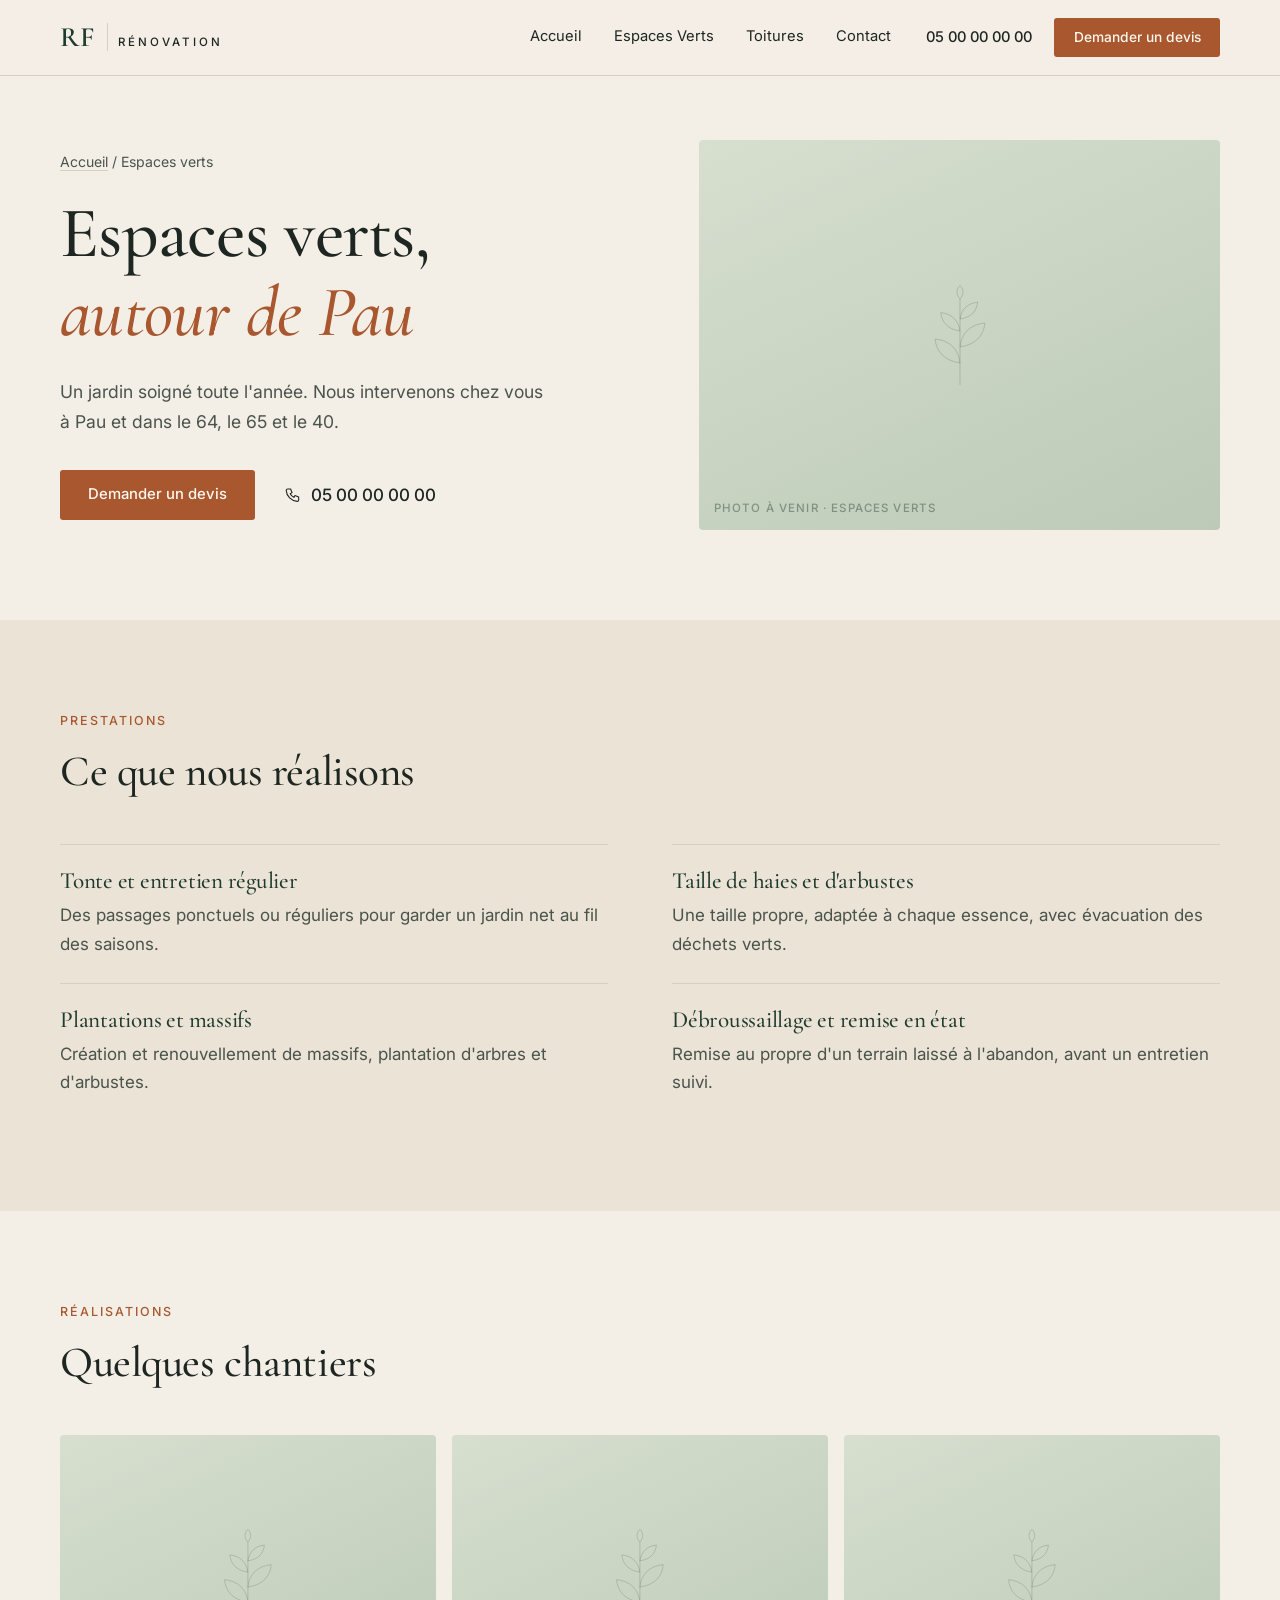
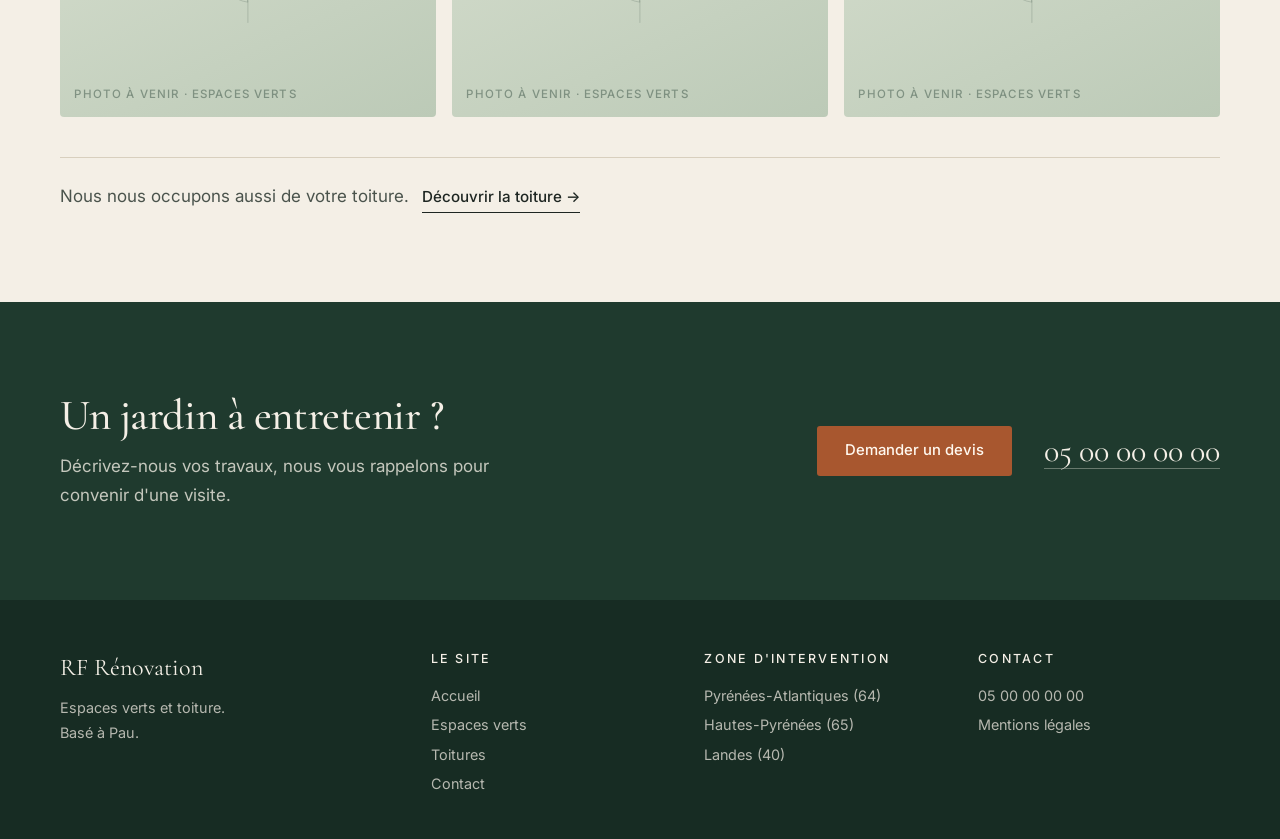
<file: services/espaces-verts.html>
<!DOCTYPE html>
<html lang="fr">
<head>
  <meta charset="UTF-8">
  <meta name="viewport" content="width=device-width, initial-scale=1">
  <title>Travaux d'espaces verts | RF Rénovation</title>
  <meta name="description" content="Travaux d'espaces verts à Pau et alentours (64, 65, 40).">
  <link rel="preconnect" href="https://fonts.googleapis.com">
  <link rel="preconnect" href="https://fonts.gstatic.com" crossorigin>
  <link href="https://fonts.googleapis.com/css2?family=Cormorant+Garamond:wght@400;500;600&family=Inter:wght@300;400;500&display=swap" rel="stylesheet">
  <link rel="stylesheet" href="../css/style.css">
</head>
<body>
  <header class="site-header">
    <a class="logo" href="../index.html"><span class="logo-mark">RF</span><span class="logo-name">Rénovation</span></a>
    <button class="nav-toggle" aria-label="Ouvrir le menu" aria-expanded="false" aria-controls="menu"></button>
    <nav id="menu" aria-label="Navigation principale">
      <a href="../index.html">Accueil</a>
      <a href="espaces-verts.html">Espaces Verts</a>
      <a href="toitures.html">Toitures</a>
      <a href="../contact.html">Contact</a>
    </nav>
    <div class="header-cta">
      <a class="header-tel" href="tel:+33500000000">05 00 00 00 00</a>
      <a class="btn btn-primary btn-sm" href="../contact.html#espaces-verts">Demander un devis</a>
    </div>
  </header>

  <main>
    <svg width="0" height="0" style="position:absolute" aria-hidden="true"><defs>
    <symbol id="i-leaf" viewBox="0 0 200 260"><path d="M100 255V40"/><path d="M100 200c-40-6-60-30-62-60 36 4 58 24 62 60z"/><path d="M100 160c40-6 60-30 62-60-36 4-58 24-62 60z"/><path d="M100 120c-30-4-46-22-48-46 28 3 44 20 48 46z"/><path d="M100 90c28-4 42-20 44-42-26 3-40 18-44 42z"/><path d="M100 40c-10-10-10-24 0-34 10 10 10 24 0 34z"/></symbol>
    <symbol id="i-roof" viewBox="0 0 240 200"><path d="M10 110L120 20l110 90"/><path d="M30 110v80h180v-80"/><path d="M40 88h160M62 66h116M84 44h72"/><path d="M80 110v80M120 110v80M160 110v80"/></symbol>
    <symbol id="i-team" viewBox="0 0 48 48"><circle cx="17" cy="16" r="6"/><path d="M5 40c0-7 5-12 12-12s12 5 12 12"/><circle cx="34" cy="19" r="5"/><path d="M33 29c6 0 10 4 10 11"/></symbol>
    <symbol id="i-phone" viewBox="0 0 24 24"><path d="M5 4h4l2 5-2.5 1.5a11 11 0 005 5L15 13l5 2v4a2 2 0 01-2 2A16 16 0 013 6a2 2 0 012-2z"/></symbol>
  </defs></svg>

    <section class="hero page-hero">
      <div class="container hero-grid">
        <div class="hero-text">
          <p class="crumbs"><a href="../index.html">Accueil</a> <span aria-hidden="true">/</span> Espaces verts</p>
          <h1>Espaces verts, <em>autour de Pau</em></h1>
          <p class="lead">Un jardin soigné toute l'année. Nous intervenons chez vous à Pau et dans le 64, le 65 et le 40.</p>
          <div class="cta-row">
            <a class="btn btn-primary" href="../contact.html#espaces-verts">Demander un devis</a>
            <a class="tel-link" href="tel:+33500000000"><svg class="ico" aria-hidden="true"><use href="#i-phone"/></svg>05 00 00 00 00</a>
          </div>
        </div>
        <figure class="photo photo-garden page-hero-photo"><svg aria-hidden="true"><use href="#i-leaf"/></svg><figcaption>Photo à venir · espaces verts</figcaption></figure>
      </div>
    </section>

    <section class="section section-tint">
      <div class="container">
        <header class="section-head">
          <p class="eyebrow">Prestations</p>
          <h2>Ce que nous réalisons</h2>
        </header>
        <ul class="presta presta-garden"><li><h3>Tonte et entretien régulier</h3><p>Des passages ponctuels ou réguliers pour garder un jardin net au fil des saisons.</p></li><li><h3>Taille de haies et d'arbustes</h3><p>Une taille propre, adaptée à chaque essence, avec évacuation des déchets verts.</p></li><li><h3>Plantations et massifs</h3><p>Création et renouvellement de massifs, plantation d'arbres et d'arbustes.</p></li><li><h3>Débroussaillage et remise en état</h3><p>Remise au propre d'un terrain laissé à l'abandon, avant un entretien suivi.</p></li></ul>
      </div>
    </section>

    <section class="section">
      <div class="container">
        <header class="section-head">
          <p class="eyebrow">Réalisations</p>
          <h2>Quelques chantiers</h2>
        </header>
        <div class="gallery"><figure class="photo photo-garden "><svg aria-hidden="true"><use href="#i-leaf"/></svg><figcaption>Photo à venir · espaces verts</figcaption></figure><figure class="photo photo-garden "><svg aria-hidden="true"><use href="#i-leaf"/></svg><figcaption>Photo à venir · espaces verts</figcaption></figure><figure class="photo photo-garden "><svg aria-hidden="true"><use href="#i-leaf"/></svg><figcaption>Photo à venir · espaces verts</figcaption></figure></div>
        <p class="also">Nous nous occupons aussi de votre toiture. <a class="link" href="toitures.html">Découvrir la toiture <span aria-hidden="true">→</span></a></p>
      </div>
    </section>

    <section class="contact-band cta-band">
      <div class="container cta-band-inner">
        <div>
          <h2>Un jardin à entretenir ?</h2>
          <p>Décrivez-nous vos travaux, nous vous rappelons pour convenir d'une visite.</p>
        </div>
        <div class="cta-band-actions">
          <a class="btn btn-primary" href="../contact.html#espaces-verts">Demander un devis</a>
          <a class="contact-tel" href="tel:+33500000000">05 00 00 00 00</a>
        </div>
      </div>
    </section>
  </main>

  <footer class="site-footer">
    <div class="container footer-grid">
      <div>
        <p class="footer-logo">RF Rénovation</p>
        <p>Espaces verts et toiture.<br>Basé à Pau.</p>
      </div>
      <div>
        <p class="footer-title">Le site</p>
        <ul>
          <li><a href="../index.html">Accueil</a></li>
          <li><a href="espaces-verts.html">Espaces verts</a></li>
          <li><a href="toitures.html">Toitures</a></li>
          <li><a href="../contact.html">Contact</a></li>
        </ul>
      </div>
      <div>
        <p class="footer-title">Zone d'intervention</p>
        <ul>
          <li>Pyrénées-Atlantiques (64)</li>
          <li>Hautes-Pyrénées (65)</li>
          <li>Landes (40)</li>
        </ul>
      </div>
      <div>
        <p class="footer-title">Contact</p>
        <ul>
          <li><a href="tel:+33500000000">05 00 00 00 00</a></li>
          <li><a href="../mentions-legales.html">Mentions légales</a></li>
        </ul>
      </div>
    </div>
  </footer>
  <div class="mobile-bar">
    <a href="tel:+33500000000">Appeler</a>
    <a href="../contact.html#espaces-verts" class="mb-primary">Demander un devis</a>
  </div>
  <script src="../js/main.js"></script>
</body>
</html>
</file>
<file: css/style.css>
/* RF Rénovation
   Mise en page : fond clair et chaud, les photos portent la page, la couleur reste en accent. */
:root {
  --paper:#f4efe6; --paper-2:#ebe4d6; --card:#fbf8f2; --line:#d8cfbe;
  --ink:#1e2622; --muted:#5a635c;
  --forest:#1f3a2e; --forest-d:#172c23; --terra:#a8572f; --terra-d:#8e4725;
  --garden-1:#d7dfcf; --garden-2:#bccab7; --roof-1:#ead8c9; --roof-2:#dcc0aa;
  --serif:"Cormorant Garamond",Georgia,"Times New Roman",serif;
  --sans:Inter,system-ui,-apple-system,"Segoe UI",sans-serif;
  --header-h:76px;
}
* { box-sizing:border-box; }
html { scroll-behavior:smooth; scroll-padding-top:calc(var(--header-h) + 1rem); }
body { margin:0; background:var(--paper); color:var(--ink); font-family:var(--sans); font-weight:400; font-size:1rem; line-height:1.7; -webkit-font-smoothing:antialiased; }
.container { width:min(1160px,100% - 3rem); margin-inline:auto; }
h1,h2,h3 { font-family:var(--serif); font-weight:500; line-height:1.1; margin:0; letter-spacing:-.01em; text-wrap:balance; }
h1 { font-size:clamp(2.6rem,5.6vw,4.5rem); }
h2 { font-size:clamp(1.9rem,3.4vw,2.7rem); }
h3 { font-size:1.55rem; }
p { margin:0; }
em { font-style:italic; color:var(--terra); }
a { color:inherit; }
:focus-visible { outline:2px solid var(--terra); outline-offset:3px; }
.eyebrow { font-size:.72rem; font-weight:500; letter-spacing:.2em; text-transform:uppercase; color:var(--terra); margin-bottom:1.1rem; }

/* En-tête */
.site-header { position:sticky; top:0; z-index:20; height:var(--header-h); display:flex; align-items:center; gap:2.2rem; padding:0 max(1.5rem,calc((100% - 1160px)/2)); background:rgba(244,239,230,.94); backdrop-filter:blur(8px); border-bottom:1px solid var(--line); }
.logo { display:flex; align-items:baseline; gap:.65rem; text-decoration:none; }
.logo-mark { font-family:var(--serif); font-size:1.75rem; font-weight:600; letter-spacing:.04em; color:var(--forest); border-right:1px solid var(--line); padding-right:.65rem; line-height:1; }
.logo-name { font-size:.68rem; font-weight:500; letter-spacing:.26em; text-transform:uppercase; }
nav { display:flex; gap:2rem; align-items:center; margin-left:auto; }
nav a { text-decoration:none; font-size:.92rem; color:var(--ink); padding:.4rem 0; border-bottom:1px solid transparent; transition:color .2s,border-color .2s; }
nav a:hover { color:var(--terra); border-color:var(--terra); }
.header-cta { display:flex; align-items:center; gap:1.4rem; }
.header-tel { font-size:.92rem; font-weight:500; text-decoration:none; white-space:nowrap; }
.header-tel:hover { color:var(--terra); }
.nav-toggle { display:none; margin-left:auto; width:28px; height:18px; padding:0; border:0; cursor:pointer;
  background:linear-gradient(var(--ink),var(--ink)) top/100% 1.5px no-repeat, linear-gradient(var(--ink),var(--ink)) center/100% 1.5px no-repeat, linear-gradient(var(--ink),var(--ink)) bottom/100% 1.5px no-repeat; }
@media (max-width:1040px) { .header-tel { display:none; } }
@media (max-width:820px) {
  :root { --header-h:64px; }
  .nav-toggle { display:block; }
  .header-cta { display:none; }
  nav { display:none; position:absolute; top:100%; left:0; right:0; margin:0; flex-direction:column; align-items:stretch; gap:0; background:var(--paper); padding:.3rem 1.5rem 1rem; border-bottom:1px solid var(--line); }
  nav.open { display:flex; }
  nav a { display:block; padding:.85rem 0; border-bottom:1px solid var(--line); }
}

/* Boutons et liens */
.btn { display:inline-block; padding:.95rem 1.7rem; font:500 .93rem/1.2 var(--sans); text-align:center; text-decoration:none; border:1px solid transparent; border-radius:3px; cursor:pointer; transition:background .2s,color .2s,border-color .2s; }
.btn-primary { background:var(--terra); color:#fff8ef; }
.btn-primary:hover { background:var(--terra-d); }
.btn-sm { padding:.65rem 1.15rem; font-size:.86rem; }
.tel-link { display:inline-flex; align-items:center; gap:.55rem; font-weight:500; text-decoration:none; white-space:nowrap; }
.tel-link:hover { color:var(--terra); }
.ico { width:1.1rem; height:1.1rem; fill:none; stroke:currentColor; stroke-width:1.5; stroke-linejoin:round; }
.link { display:inline-block; font-weight:500; font-size:.95rem; text-decoration:none; border-bottom:1px solid currentColor; padding-bottom:2px; }
.link span { display:inline-block; transition:transform .25s; }
.link:hover span { transform:translateX(4px); }

/* Emplacements photo : un <img> placé dans la figure recouvre le visuel provisoire */
.photo { position:relative; margin:0; overflow:hidden; border-radius:4px; display:grid; place-items:center; background:linear-gradient(155deg,var(--garden-1),var(--garden-2)); color:rgba(31,58,46,.42); }
.photo-roof { background:linear-gradient(155deg,var(--roof-1),var(--roof-2)); color:rgba(142,71,37,.5); }
.photo > svg { width:clamp(44px,26%,104px); aspect-ratio:1; fill:none; stroke:currentColor; stroke-width:1.1; }
.photo figcaption { position:absolute; left:.9rem; bottom:.75rem; right:.9rem; font-size:.64rem; font-weight:500; letter-spacing:.14em; text-transform:uppercase; }
.photo img { position:absolute; inset:0; width:100%; height:100%; object-fit:cover; transition:transform .6s; }

/* Hero */
.hero { padding:clamp(2.2rem,5vw,4.5rem) 0 clamp(3.5rem,7vw,6rem); }
.hero-grid { display:grid; grid-template-columns:1.05fr .95fr; gap:clamp(2rem,5vw,5rem); align-items:center; }
.hero-text { min-width:0; }
.lead { font-size:1.1rem; color:var(--muted); max-width:31rem; margin-top:1.5rem; }
.cta-row { display:flex; flex-wrap:wrap; align-items:center; gap:1.1rem 1.8rem; margin-top:2.1rem; }
.assure { list-style:none; display:flex; flex-wrap:wrap; gap:.6rem 1.3rem; margin:2.4rem 0 0; padding:1.4rem 0 0; border-top:1px solid var(--line); font-size:.88rem; color:var(--muted); }
.assure li { display:flex; align-items:center; gap:.6rem; }
.assure li::before { content:""; width:.62rem; height:.34rem; border-left:1.5px solid var(--forest); border-bottom:1.5px solid var(--forest); transform:rotate(-45deg) translateY(-2px); }
.hero-photos { position:relative; padding:0 0 11% 15%; }
.hero-main { aspect-ratio:4/5; }
.hero-main figcaption { bottom:auto; top:.85rem; left:1rem; }
.eyebrow-short { display:none; }
.hero-second { position:absolute; left:0; bottom:0; width:45%; aspect-ratio:1; border:8px solid var(--paper); border-radius:8px; }
.stamp { position:absolute; right:-.9rem; top:-1.6rem; width:clamp(92px,10vw,124px); color:var(--forest); animation:spin 60s linear infinite; }
.stamp-bg { fill:var(--paper); }
.stamp-rf { font-family:var(--serif); font-weight:600; }
@keyframes spin { to { transform:rotate(360deg); } }
@media (max-width:820px) {
  .hero-grid { grid-template-columns:1fr; }
  .hero-photos { padding:0 0 9% 12%; margin-top:.5rem; }
  .hero-main { aspect-ratio:5/4; }
  .hero-second { width:38%; border-width:6px; }
  .stamp { right:.6rem; top:-1.4rem; }
  .hero .cta-row { display:none; }
  .eyebrow-long { display:none; }
  .eyebrow-short { display:inline; }
  .assure { margin-top:1.6rem; padding-top:1.1rem; gap:.4rem 1.3rem; }
  .hero-photos { margin-top:.2rem; }
}

/* Sections */
.section { padding:clamp(3.5rem,7vw,6rem) 0; }
.section-tint { background:var(--paper-2); }
.section-head { margin-bottom:clamp(1.8rem,4vw,3rem); max-width:44rem; }
.section-head-row { display:flex; flex-wrap:wrap; align-items:flex-end; justify-content:space-between; gap:1.2rem 2rem; max-width:none; }

/* Services */
.services { display:grid; grid-template-columns:1fr 1fr; gap:clamp(1.8rem,4vw,3.5rem); }
.service { display:flex; flex-direction:column; align-items:flex-start; min-width:0; }
.service-photo { display:block; width:100%; margin-bottom:1.5rem; }
.service-photo .photo { aspect-ratio:3/2; }
.service:hover .photo img { transform:scale(1.04); }
.service > p { color:var(--muted); margin-top:.7rem; max-width:32rem; }
.ticks { list-style:none; display:grid; grid-template-columns:1fr 1fr; gap:.45rem 1.5rem; width:100%; margin:1.3rem 0 1.6rem; padding:1.2rem 0 0; border-top:1px solid var(--line); font-size:.93rem; }
.ticks li { display:flex; gap:.6rem; }
.ticks li::before { content:""; flex:none; width:.9rem; height:1px; margin-top:.85em; background:currentColor; }
.service-garden .ticks li::before, .service-garden .link { color:var(--forest); }
.service-roof .ticks li::before, .service-roof .link { color:var(--terra); }
@media (max-width:820px) { .services { grid-template-columns:1fr; gap:3rem; } }
@media (max-width:460px) { .ticks { grid-template-columns:1fr; } }

/* Réalisations */
.filters { display:flex; flex-wrap:wrap; gap:.5rem; }
.chip { padding:.5rem 1rem; font:500 .85rem/1.2 var(--sans); color:var(--ink); background:transparent; border:1px solid var(--line); border-radius:999px; cursor:pointer; transition:background .2s,color .2s,border-color .2s; }
.chip:hover { border-color:var(--forest); }
.chip[aria-pressed="true"] { background:var(--forest); border-color:var(--forest); color:var(--paper); }
.gallery { display:grid; grid-template-columns:repeat(3,1fr); gap:1rem; }
.gallery .photo { aspect-ratio:4/3; }
.gallery .photo[hidden] { display:none; }
@media (max-width:700px) { .gallery { grid-template-columns:1fr 1fr; gap:.7rem; } }

/* Déroulement */
.steps { list-style:none; margin:0; padding:0; display:grid; grid-template-columns:repeat(4,1fr); gap:2rem; }
.steps li { padding-top:1.3rem; border-top:1px solid var(--ink); }
.step-num { display:block; font-family:var(--serif); font-size:1.5rem; line-height:1; color:var(--terra); margin-bottom:1rem; }
.steps h3 { font-size:1.35rem; margin-bottom:.5rem; }
.steps p { color:var(--muted); font-size:.95rem; }
@media (max-width:900px) { .steps { grid-template-columns:1fr 1fr; } }
@media (max-width:460px) { .steps { grid-template-columns:1fr; gap:1.6rem; } }

/* Entreprise locale et zone */
.about { display:grid; grid-template-columns:.9fr 1.1fr; gap:clamp(2rem,6vw,5rem); align-items:center; }
.about-photo { aspect-ratio:4/3; }
.about-text { color:var(--muted); margin-top:1.2rem; max-width:32rem; }
.zone-list { list-style:none; margin:1.8rem 0 0; padding:0; display:grid; grid-template-columns:repeat(3,1fr); gap:1rem; }
.zone-list li { padding-top:.9rem; border-top:1px solid var(--line); font-size:.9rem; color:var(--muted); }
.zone-list span { display:block; font-family:var(--serif); font-size:2.1rem; line-height:1.1; color:var(--forest); }
@media (max-width:820px) { .about { grid-template-columns:1fr; } }

/* Contact */
.contact-band { background:var(--forest); color:var(--paper); padding:clamp(3.5rem,7vw,6rem) 0; }
.contact-grid { display:grid; grid-template-columns:.9fr 1.1fr; gap:clamp(2rem,6vw,5rem); align-items:center; }
.contact-band .eyebrow { color:#dba377; }
.contact-text > p:not(.eyebrow) { color:rgba(244,239,230,.78); margin-top:1.1rem; max-width:26rem; }
.contact-tel { display:inline-block; margin-top:1.8rem; font-family:var(--serif); font-size:clamp(1.9rem,3.4vw,2.5rem); line-height:1.1; text-decoration:none; border-bottom:1px solid rgba(244,239,230,.35); }
.contact-tel:hover { border-color:var(--paper); }
.contact-text .contact-zone { font-size:.8rem; letter-spacing:.16em; text-transform:uppercase; margin-top:1rem; }
.contact-form { display:grid; grid-template-columns:1fr 1fr; gap:1rem; padding:clamp(1.4rem,3vw,2.2rem); background:var(--card); color:var(--ink); border-radius:6px; }
.field { display:flex; flex-direction:column; gap:.35rem; min-width:0; }
.field-full { grid-column:1 / -1; }
.field label { font-size:.82rem; font-weight:500; }
.field input, .field select, .field textarea { width:100%; padding:.75rem .85rem; font:inherit; color:var(--ink); background:#fff; border:1px solid var(--line); border-radius:3px; }
.field textarea { resize:vertical; }
.field input:focus, .field select:focus, .field textarea:focus { outline:2px solid var(--terra); outline-offset:1px; border-color:var(--terra); }
.form-status { font-size:.88rem; color:var(--forest); min-height:1.2em; }
@media (max-width:820px) { .contact-grid { grid-template-columns:1fr; } }
@media (max-width:460px) { .contact-form { grid-template-columns:1fr; } }

/* Pied de page */
.site-footer { background:var(--forest-d); color:rgba(244,239,230,.72); padding:3rem 0 2.5rem; font-size:.9rem; }
.footer-grid { display:grid; grid-template-columns:1.4fr 1fr 1fr 1fr; gap:2rem; }
.footer-logo { font-family:var(--serif); font-size:1.5rem; color:var(--paper); margin-bottom:.5rem; }
.footer-title { font-size:.7rem; font-weight:500; letter-spacing:.18em; text-transform:uppercase; color:var(--paper); margin-bottom:.8rem; }
.site-footer ul { list-style:none; margin:0; padding:0; }
.site-footer li { padding:.15rem 0; }
.site-footer a { text-decoration:none; }
.site-footer a:hover { color:var(--paper); text-decoration:underline; }
@media (max-width:820px) { .footer-grid { grid-template-columns:1fr 1fr; } }

/* Pages intérieures (contenu à venir) */
main > h1:only-child { width:min(1160px,100% - 3rem); margin:3.5rem auto; }

/* Barre d'action mobile */
.mobile-bar { display:none; }
@media (max-width:820px) {
  .mobile-bar { display:flex; position:fixed; left:0; right:0; bottom:0; z-index:30; border-top:1px solid var(--line); }
  .mobile-bar a { flex:1; text-align:center; padding:.95rem .5rem; background:var(--card); color:var(--ink); text-decoration:none; font-size:.9rem; font-weight:500; }
  .mobile-bar .mb-primary { flex:1.4; background:var(--terra); color:#fff8ef; }
  body { padding-bottom:3.4rem; }
}

/* Apparition au défilement */
.js .reveal { opacity:0; transform:translateY(14px); transition:opacity .7s ease,transform .7s ease; }
.js .reveal.in { opacity:1; transform:none; }
@media (prefers-reduced-motion:reduce) {
  html { scroll-behavior:auto; }
  .js .reveal { opacity:1; transform:none; transition:none; }
  .stamp { animation:none; }
  .photo img, .link span { transition:none; }
}

/* ---- Ajustements issus des parcours utilisateurs ---- */
/* Lisibilité : texte courant plus grand, gris plus soutenu */
:root { --muted:#4a534c; }
body { font-size:1.0625rem; }
.assure { font-size:.95rem; }
.photo figcaption { font-size:.72rem; letter-spacing:.1em; }
.eyebrow { font-size:.78rem; letter-spacing:.16em; }
.footer-title { font-size:.78rem; }
.logo-name { font-size:.72rem; }
.contact-text .contact-zone { font-size:.85rem; }
.zone-list li { font-size:.95rem; }
.steps p, .ticks { font-size:1rem; }

/* Accès direct par besoin */
.needs { display:flex; flex-wrap:wrap; align-items:center; gap:.6rem .7rem; margin-top:1.9rem; }
.needs-label { font-size:.95rem; color:var(--muted); margin-right:.3rem; }
.need { display:inline-flex; align-items:center; gap:.5rem; padding:.6rem 1.05rem; font-size:.95rem; font-weight:500; text-decoration:none; border:1px solid currentColor; border-radius:999px; transition:background .2s,color .2s; }
.need span { transition:transform .25s; }
.need:hover span { transform:translateX(3px); }
.need-garden { color:var(--forest); }
.need-garden:hover { background:var(--forest); color:var(--paper); }
.need-roof { color:var(--terra-d); }
.need-roof:hover { background:var(--terra); color:#fff8ef; border-color:var(--terra); }
.assure { margin-top:1.9rem; }

/* Communes */
.towns { margin-top:1.4rem; font-size:.98rem; color:var(--muted); max-width:36rem; }

/* Questions fréquentes */
.faq { display:grid; grid-template-columns:.8fr 1.2fr; gap:clamp(1.5rem,5vw,4rem); align-items:start; }
.faq-item { border-top:1px solid var(--line); }
.faq-item:last-child { border-bottom:1px solid var(--line); }
.faq-item summary { display:flex; justify-content:space-between; align-items:center; gap:1rem; padding:1.15rem 0; font-family:var(--serif); font-size:1.4rem; line-height:1.25; cursor:pointer; list-style:none; }
.faq-item summary::-webkit-details-marker { display:none; }
.faq-item summary::after { content:"+"; flex:none; font-family:var(--sans); font-size:1.3rem; font-weight:300; color:var(--terra); transition:transform .25s; }
.faq-item[open] summary::after { transform:rotate(45deg); }
.faq-item p { color:var(--muted); padding:0 2rem 1.3rem 0; max-width:38rem; }
@media (max-width:820px) { .faq { grid-template-columns:1fr; } }

/* Formulaire */
.optional { font-weight:400; color:var(--muted); }
.field ::placeholder { color:#8a918b; }
.form-note { font-size:.86rem; color:var(--muted); }
.form-status { font-weight:500; }
.form-status:empty { display:none; }
.field input[aria-invalid="true"], .field select[aria-invalid="true"] { border-color:var(--terra); background:#fdf3ec; }

/* Pages intérieures */
.crumbs { font-size:.88rem; color:var(--muted); margin-bottom:1.3rem; }
.crumbs a { text-decoration:none; border-bottom:1px solid var(--line); }
.crumbs a:hover { color:var(--terra); border-color:var(--terra); }
.page-hero-photo { aspect-ratio:4/3; }
.page-head { padding-top:clamp(2.2rem,5vw,4rem); }
.page-head .section-head { margin-bottom:clamp(2rem,4vw,3rem); }
.presta { list-style:none; margin:0; padding:0; display:grid; grid-template-columns:1fr 1fr; gap:0 clamp(2rem,5vw,4rem); }
.presta li { padding:1.5rem 0; border-top:1px solid var(--line); }
.presta h3 { font-size:1.45rem; margin-bottom:.4rem; }
.presta p { color:var(--muted); }
.presta-garden h3 { color:var(--forest); }
.presta-roof h3 { color:var(--terra-d); }
.also { margin-top:2.5rem; padding-top:1.5rem; border-top:1px solid var(--line); color:var(--muted); }
.also .link { margin-left:.5rem; color:var(--ink); }
.cta-band-inner { display:flex; flex-wrap:wrap; align-items:center; justify-content:space-between; gap:2rem; }
.cta-band-inner p { color:rgba(244,239,230,.78); margin-top:.8rem; max-width:28rem; }
.cta-band-actions { display:flex; flex-wrap:wrap; align-items:center; gap:1.2rem 2rem; }
.cta-band .contact-tel { margin-top:0; font-size:clamp(1.6rem,3vw,2rem); }
.contact-page h1 { font-size:clamp(2.2rem,4.4vw,3.4rem); }
.zone-block { display:grid; grid-template-columns:.9fr 1.1fr; gap:clamp(1.5rem,5vw,4rem); align-items:start; }
.zone-block .zone-list { margin-top:0; }
.legal .container { max-width:46rem; }
.legal h1 { margin-bottom:2rem; }
.legal h2 { font-size:1.6rem; margin:2.2rem 0 .8rem; }
.legal dl { margin:0; display:grid; grid-template-columns:minmax(9rem,14rem) 1fr; gap:.5rem 1.5rem; }
.legal dt { color:var(--muted); }
.legal dd { margin:0; }
.legal .todo { color:var(--terra-d); font-style:italic; }
.legal p:not(.crumbs) { color:var(--muted); }
@media (max-width:820px) {
  .presta, .zone-block { grid-template-columns:1fr; }
  .page-hero .hero-grid { gap:1.8rem; }
}
@media (max-width:460px) { .legal dl { grid-template-columns:1fr; gap:.1rem; } .legal dd { margin-bottom:.7rem; } }
</file>
